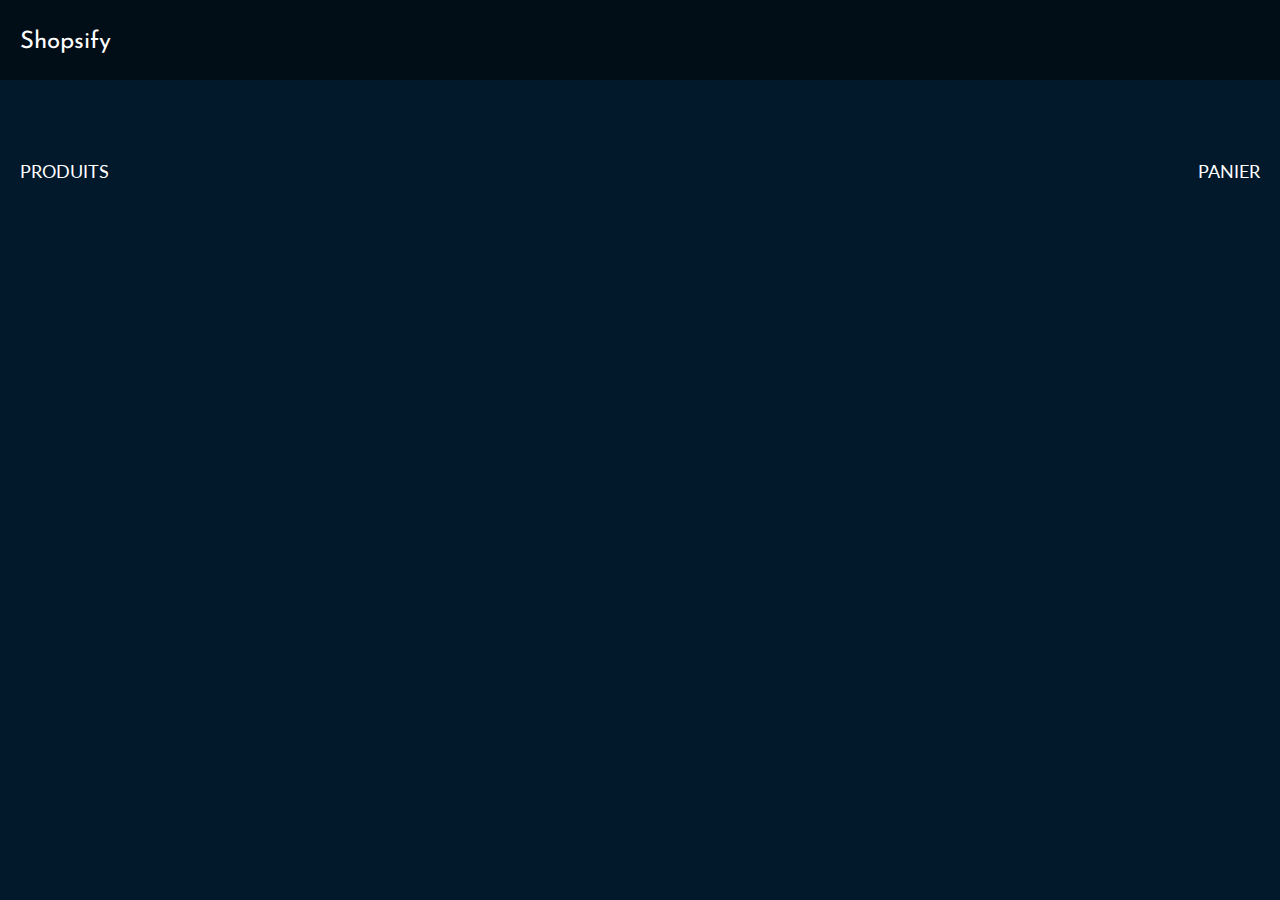
<file: front/index.html>
<!DOCTYPE html>
<html>

<head>
    <title>Liste des produits - Shopsify</title>
    <link rel="stylesheet" href="./style/reset.css">
    <link rel="stylesheet" href="./style/ariane.css">
    <link rel="stylesheet" href="index.css">
</head>
<header>
    <nav>
        <div>
            <h1>Shopsify</h1>
        </div>
        <ul id="nav-header">
        </ul>
    </nav>
</header>

<body>
    <div class="ariane">
        <div>
            <a href="index.html">PRODUITS</a> <span>
        </div>
        <a href="panier.html">Panier</a>
    </div>
    <section id="product-list">
    </section>
</body>

</html>

<script src="script.js">
</script>
</file>
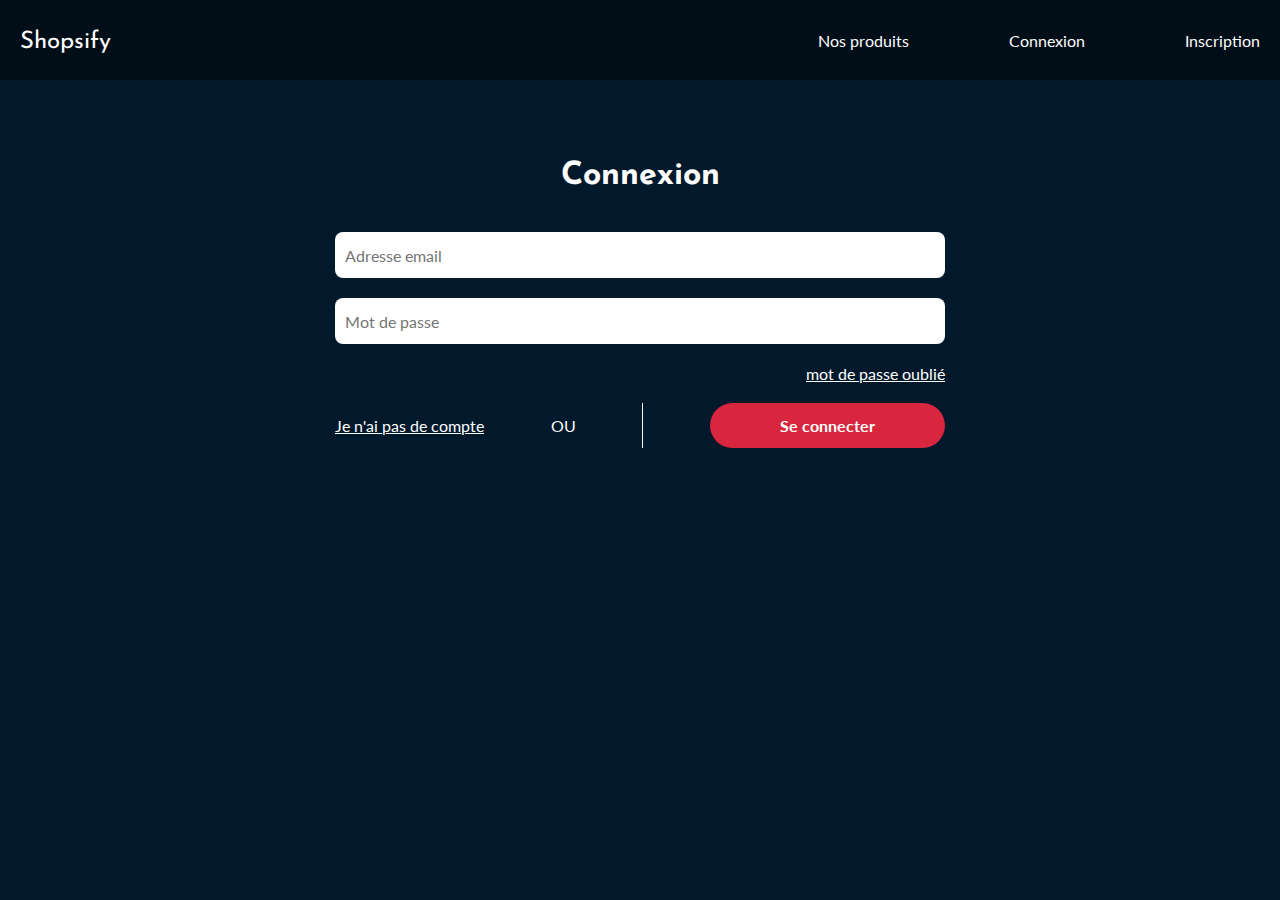
<file: front/login.html>
<!DOCTYPE html>
<html>

<head>
    <title>Liste des produits - Shopsify</title>
    <link rel="stylesheet" href="./style/reset.css">
    <link rel="stylesheet" href="./style/ariane.css">
    <link rel="stylesheet" href="index.css">
</head>
<header>
    <nav>
        <div>
            <h1>Shopsify</h1>
        </div>
        <ul>
            <li><a href="index.html">Nos produits</a></li>
            <li><a href="login.html">Connexion</a></li>
            <li><a href="register.html">Inscription</a></li>
        </ul>
    </nav>
</header>


<body>
    <section id="login">
        <div>
            <h1>Connexion</h1>
            <form id="loginUser">
                <input type="email" placeholder="Adresse email" />
                <input type="password" placeholder="Mot de passe" />
                <a>
                    mot de passe oublié
                </a>
                <div class="actions">
                    <a href="register.html">Je n'ai pas de compte</a>
                    <p>OU</p>
                    <span></span>
                    <button type="submit">Se connecter</button>
                </div>
            </form>
        </div>
    </section>
</body>

</html>

<script>
    // submit form 
    const form = document.getElementById('loginUser');
    // get PHPSESSID from cookie
    // const cookie = document.cookie;
    // const cookieArray = cookie.split(';');
    // const PHPSESSID = cookieArray[0].split('=')[1];
    const asyncLocalStorage = {
        setItem: function (key, value) {
            return Promise.resolve().then(function () {
                localStorage.setItem(key, value);
            });
        },
        getItem: function (key) {
            return Promise.resolve().then(function () {
                return localStorage.getItem(key);
            });
        }
    };
    form.addEventListener('submit', (e) => {
        e.preventDefault();
        const email = form.children[0].value;
        const password = form.children[1].value;
        const data = {
            email,
            password
        }
        fetch('http://localhost:8100/user/login', {
            method: 'POST',
            mode: 'cors',
            body: JSON.stringify(data)
        })
            .then(res => res.json())
            .then(res => {
                console.log(res);
                if (res.status === 200) {
                    asyncLocalStorage.setItem('devops-token', res.data.session_id).then(function () {
                        return asyncLocalStorage.getItem('devops-token');
                    }).then(function (value) {
                        console.log('Value has been set to:', value);
                        window.location.href = 'index.html';
                    });
                }
            })
            .catch(err => console.log(err));
    })
</script>
</file>
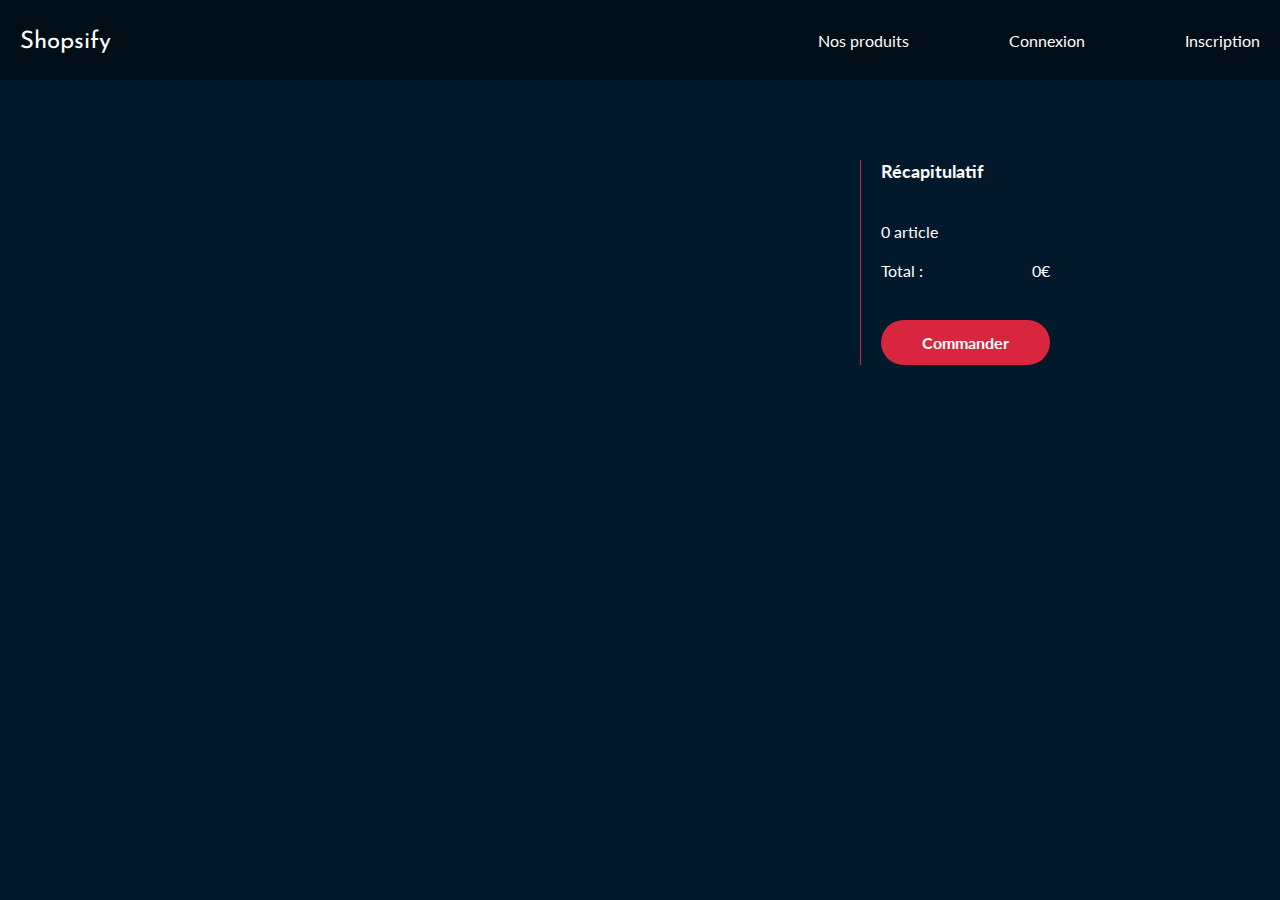
<file: front/panier.html>
<!DOCTYPE html>
<html>

<head>
    <title>Panier - Shopsify</title>
    <link rel="stylesheet" href="./style/reset.css">
    <link rel="stylesheet" href="./style/panier.css">
</head>
<header>
    <nav>
        <div>
            <h1>Shopsify</h1>
        </div>
        <ul>
            <li><a href="index.html">Nos produits</a></li>
            <li><a href="login.html">Connexion</a></li>
            <li><a href="register.html">Inscription</a></li>
        </ul>
    </nav>
</header>


<body>
    <section class="panier">
        <section class="panier-content">

        </section>
        <section class="panier-recap">
            <div>
                <h1>Récapitulatif</h1>
                <p>0 article</p>
                <div>
                    <p>Total :</p>
                    <p>0€</p>
                </div>
                <button>Commander</button>
            </div>
        </section>
    </section>
</body>

</html>

<script>

    const cart = JSON.parse(localStorage.getItem('cart'));
    console.log(cart);

    cart.forEach(element => {

        const item = document.createElement('div');
        item.innerHTML = `
        <div class="item-content">
        <img src="${element.url}"/>
        <div>
            <p>${element.name}</p>
            <p>${element.price}€</p>
            <p>Quantité : 1</p>
        </div>
        <button class="text">supprimer l'article</button>
        </div>
        `;
        document.querySelector('.panier-content').appendChild(item);
        // add click event on button class text, to remove item from cart
        item.querySelector('.text').addEventListener('click', () => {
            // remove item from cart
            const index = cart.indexOf(element);
            cart.splice(index, 1);
            // update cart in local storage
            localStorage.setItem('cart', JSON.stringify(cart));
            // remove item from DOM
            item.remove();
            const totalPrice = cart.reduce((acc, item) => {
                const price = parseFloat(acc) + parseFloat(item.price);
                return parseFloat(price).toFixed(2);
            }, 0);

            document.querySelector('.panier-recap div div p:last-child').innerHTML = `${totalPrice}€`;
            document.querySelector('.panier-recap div > p').innerHTML = `${cart.length} articles`;
        });

    });

    // in section .panier-recap, add the total price of all items in cart
    const totalPrice = cart.reduce((acc, item) => {
        // format price to 2 decimals
        // make addition of acc and item.price
        const price = parseFloat(acc) + parseFloat(item.price);
        return parseFloat(price).toFixed(2);
    }, 0);

    document.querySelector('.panier-recap div div p:last-child').innerHTML = `${totalPrice}€`;

    // first p in panier-recap div 
    document.querySelector('.panier-recap div > p').innerHTML = `${cart.length} ${cart.length < 2 ? "article" : "articles" }`;

    // click event on button in panier-recap -> remove localStorage cart
    document.querySelector('.panier-recap button').addEventListener('click', () => {
        localStorage.removeItem('cart');
        window.location.href = 'index.html';
    });


    let token = localStorage.getItem("devops-token");
    fetch("http://localhost:8100/user/getinfo", {
        method: 'POST',
        mode: 'cors',
        body: JSON.stringify({session_id: token})
    })
    .then(response => response.json())
    .then(data => {
        let user = data["data"]
        console.log(user.user_data)
        if(user === "Not logged") {
            const nav_header = document.getElementById("nav-header");
            const nav_li1 = document.createElement("li");
            const nav_li2 = document.createElement("li");
            const nav_li3 = document.createElement("li");
            const nav_a1 = document.createElement("a");
            const nav_a2 = document.createElement("a");
            const nav_a3 = document.createElement("a");
            nav_a1.href = "index.html";
            nav_a1.innerText = "Nos produits";
            nav_a2.href = "login.html";
            nav_a2.innerText = "Connexion";
            nav_a3.href = "register.html";
            nav_a3.innerText = "Inscription";
            nav_li1.appendChild(nav_a1);
            nav_li2.appendChild(nav_a2);
            nav_li3.appendChild(nav_a3);
            nav_header.appendChild(nav_li1);
            nav_header.appendChild(nav_li2);
            nav_header.appendChild(nav_li3);
        } else if(user.user_data) {
            const nav_header = document.getElementById("nav-header");
            const nav_li1 = document.createElement("li");
            const nav_li2 = document.createElement("li");
            const nav_li3 = document.createElement("li");
            const nav_a1 = document.createElement("a");
            const nav_a2 = document.createElement("a");
            const nav_a3 = document.createElement("a");
            nav_a1.href = "index.html";
            nav_a1.innerText = "Nos produits";
            nav_a2.href = "profile.html";
            nav_a2.innerText = "Profil";
            nav_a3.innerText = "Deconnexion";
            nav_a3.id = "logout";
            nav_li1.appendChild(nav_a1);
            nav_li2.appendChild(nav_a2);
            nav_li3.appendChild(nav_a3);
            nav_header.appendChild(nav_li1);
            nav_header.appendChild(nav_li2);
            nav_header.appendChild(nav_li3);
            nav_a3.addEventListener("click", () => {
                // remove the token from the local storage
                localStorage.removeItem("devops-token");
                // redirect to the index page
                window.location.href = "index.html";
            });
        }
    })

    document.getElementById("logout").addEventListener("click", function() {
    // remove the token from the local storage
    localStorage.removeItem("devops-token");
    // redirect to the index page
    window.location.href = "index.html";

});


</script>
</file>
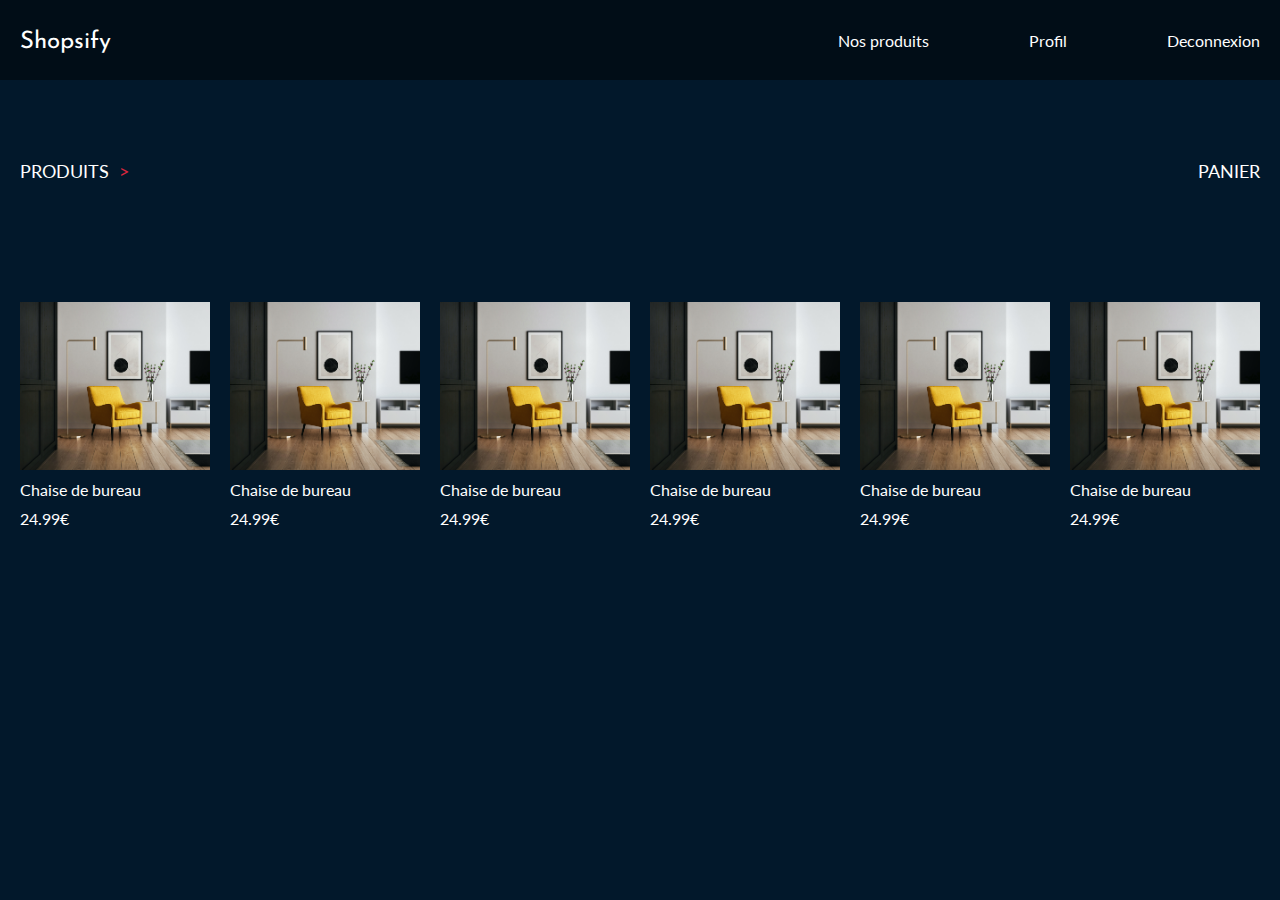
<file: front/product.html>
<!DOCTYPE html>
<html>

<head>
    <title>Produit - Shopsify</title>
    <link rel="stylesheet" href="./style/reset.css">
    <link rel="stylesheet" href="index.css">
    <link rel="stylesheet" href="./style/ariane.css">
</head>
<header>
    <nav>
        <div>
            <h1>Shopsify</h1>
        </div>
        <ul>
            <li><a href="index.html">Nos produits</a></li>
            <li><a href="profile.html">Profil</a></li>
            <li><a>Deconnexion</a></li>
        </ul>
    </nav>
</header>


<body>
    <div class="ariane ariane--small">
        <div id="ariane-product">
            <a href="index.html">PRODUITS</a> <span>></span>
        </div>
        <a href="panier.html">Panier</a>
    </div>
    <section id="product-item">

    </section>
    <section class="small-product-list">
        <a href="product.html ">
            <div>
                <img src="./assets/img/product.jpg" alt="product" />
                <p>Chaise de bureau</p>
                <p>24.99€</p>
            </div>
        </a>
        <a href="product.html ">
            <div>
                <img src="./assets/img/product.jpg" alt="product" />
                <p>Chaise de bureau</p>
                <p>24.99€</p>
            </div>
        </a>
        <a href="product.html ">
            <div>
                <img src="./assets/img/product.jpg" alt="product" />
                <p>Chaise de bureau</p>
                <p>24.99€</p>
            </div>
        </a>
        <a href="product.html ">
            <div>
                <img src="./assets/img/product.jpg" alt="product" />
                <p>Chaise de bureau</p>
                <p>24.99€</p>
            </div>
        </a>
        <a href="product.html ">
            <div>
                <img src="./assets/img/product.jpg" alt="product" />
                <p>Chaise de bureau</p>
                <p>24.99€</p>
            </div>
        </a>
        <a href="product.html ">
            <div>
                <img src="./assets/img/product.jpg" alt="product" />
                <p>Chaise de bureau</p>
                <p>24.99€</p>
            </div>
        </a>
    </section>
</body>

</html>


<script>

    const urlParams = new URLSearchParams(window.location.search);
    const id = urlParams.get('id');

    fetch(`http://localhost:8100/Product/get/${id}`)
        .then(response => response.json())
        .then(data => {
            let items = data["data"]
            const myItem = items[0]

            const productItem = document.getElementById('product-item')

            const ariane = document.querySelector('.ariane')
            const divAriane = ariane.children[0]
            const aAriane = document.createElement('a')
            aAriane.textContent = myItem.category_name
            aAriane.setAttribute('href', 'index.html')
            divAriane.appendChild(aAriane)
            const spanAriane = document.createElement('span')
            spanAriane.textContent = '>'
            divAriane.appendChild(spanAriane)
            const aAriane2 = document.createElement('a')
            aAriane2.textContent = myItem.name
            divAriane.appendChild(aAriane2)


            const img = document.createElement('img')
            img.setAttribute('src', myItem.url)
            img.setAttribute('alt', myItem.name)
            productItem.appendChild(img)

            const div = document.createElement('div')
            productItem.appendChild(div)

            const div2 = document.createElement('div')
            div2.setAttribute('class', 'product-head')
            div.appendChild(div2)

            const h1 = document.createElement('h1')
            h1.textContent = myItem.name
            div2.appendChild(h1)

            const h2 = document.createElement('h2')
            h2.textContent = 'Lorem Ipsum is simply dummy text of the printing and typesetting industry. Lorem Ipsum has been the industry\'s standard dummy text ever since the 1500s, when an unknown printer took a galley of type and scrambled it to make a type specimen book. It has survived not only five centuries, but also the leap into electronic typesetting, remaining essentially unchanged. It was popularised in the 1960s with the release of Letraset sheets containing Lorem Ipsum passages, and more recently with desktop publishing software like Aldus PageMaker including versions of Lorem Ipsum.'
            div2.appendChild(h2)

            const div3 = document.createElement('div')
            div.appendChild(div3)

            const h3 = document.createElement('h3')
            h3.textContent = 'Choisir une autre couleur'
            div3.appendChild(h3)

            const div4 = document.createElement('div')
            div4.setAttribute('class', 'color-list')
            div3.appendChild(div4)

            const span1 = document.createElement('span')
            span1.setAttribute('class', '--white')
            div4.appendChild(span1)

            const span2 = document.createElement('span')
            span2.setAttribute('class', '--red')
            div4.appendChild(span2)

            const span3 = document.createElement('span')
            span3.setAttribute('class', '--yellow')
            div4.appendChild(span3)

            const span4 = document.createElement('span')
            span4.setAttribute('class', '--green')
            div4.appendChild(span4)

            const div5 = document.createElement('div')
            div5.setAttribute('class', 'product-submit')
            div.appendChild(div5)

            const button = document.createElement('button')
            button.textContent = 'Ajouter au panier'
            div5.appendChild(button)

            button.addEventListener('click', () => {
                const cart = JSON.parse(localStorage.getItem('cart'))
                if (!cart) {
                    const newCart = []
                    newCart.push(myItem)
                    localStorage.setItem('cart', JSON.stringify(newCart))
                } else {
                    cart.push(myItem)
                    localStorage.setItem('cart', JSON.stringify(cart))
                }
            })

            const div6 = document.createElement('div')
            div5.appendChild(div6)

            const p = document.createElement('p')
            p.textContent = myItem.price + '€'
            div6.appendChild(p)

            const span = document.createElement('span')

            span.textContent = '- dont 1 centime d\'éco participation'
            p.appendChild(span)
        })


    let token = localStorage.getItem("devops-token");
    fetch("http://localhost:8100/user/getinfo", {
        method: 'POST',
        mode: 'cors',
        body: JSON.stringify({ session_id: token })
    })
        .then(response => response.json())
        .then(data => {
            let user = data["data"]
            if (user === "Not logged") {
                console.log("ici")
                const nav_header = document.getElementById("nav-header");
                const nav_li1 = document.createElement("li");
                const nav_li2 = document.createElement("li");
                const nav_li3 = document.createElement("li");
                const nav_a1 = document.createElement("a");
                const nav_a2 = document.createElement("a");
                const nav_a3 = document.createElement("a");
                nav_a1.href = "index.html";
                nav_a1.innerText = "Nos produits";
                nav_a2.href = "login.html";
                nav_a2.innerText = "Connexion";
                nav_a3.href = "register.html";
                nav_a3.innerText = "Inscription";
                nav_li1.appendChild(nav_a1);
                nav_li2.appendChild(nav_a2);
                nav_li3.appendChild(nav_a3);
                nav_header.appendChild(nav_li1);
                nav_header.appendChild(nav_li2);
                nav_header.appendChild(nav_li3);
            } else if (user.user_data) {
                const nav_header = document.getElementById("nav-header");
                const nav_li1 = document.createElement("li");
                const nav_li2 = document.createElement("li");
                const nav_li3 = document.createElement("li");
                const nav_a1 = document.createElement("a");
                const nav_a2 = document.createElement("a");
                const nav_a3 = document.createElement("a");
                nav_a1.href = "index.html";
                nav_a1.innerText = "Nos produits";
                nav_a2.href = "profile.html";
                nav_a2.innerText = "Profil";
                nav_a3.innerText = "Deconnexion";
                nav_a3.id = "logout";
                nav_li1.appendChild(nav_a1);
                nav_li2.appendChild(nav_a2);
                nav_li3.appendChild(nav_a3);
                nav_header.appendChild(nav_li1);
                nav_header.appendChild(nav_li2);
                nav_header.appendChild(nav_li3);
                nav_a3.addEventListener("click", () => {
                    // remove the token from the local storage
                    localStorage.removeItem("devops-token");
                    // redirect to the index page
                    window.location.href = "index.html";
                });
            }
        }
        );
</script>
</file>
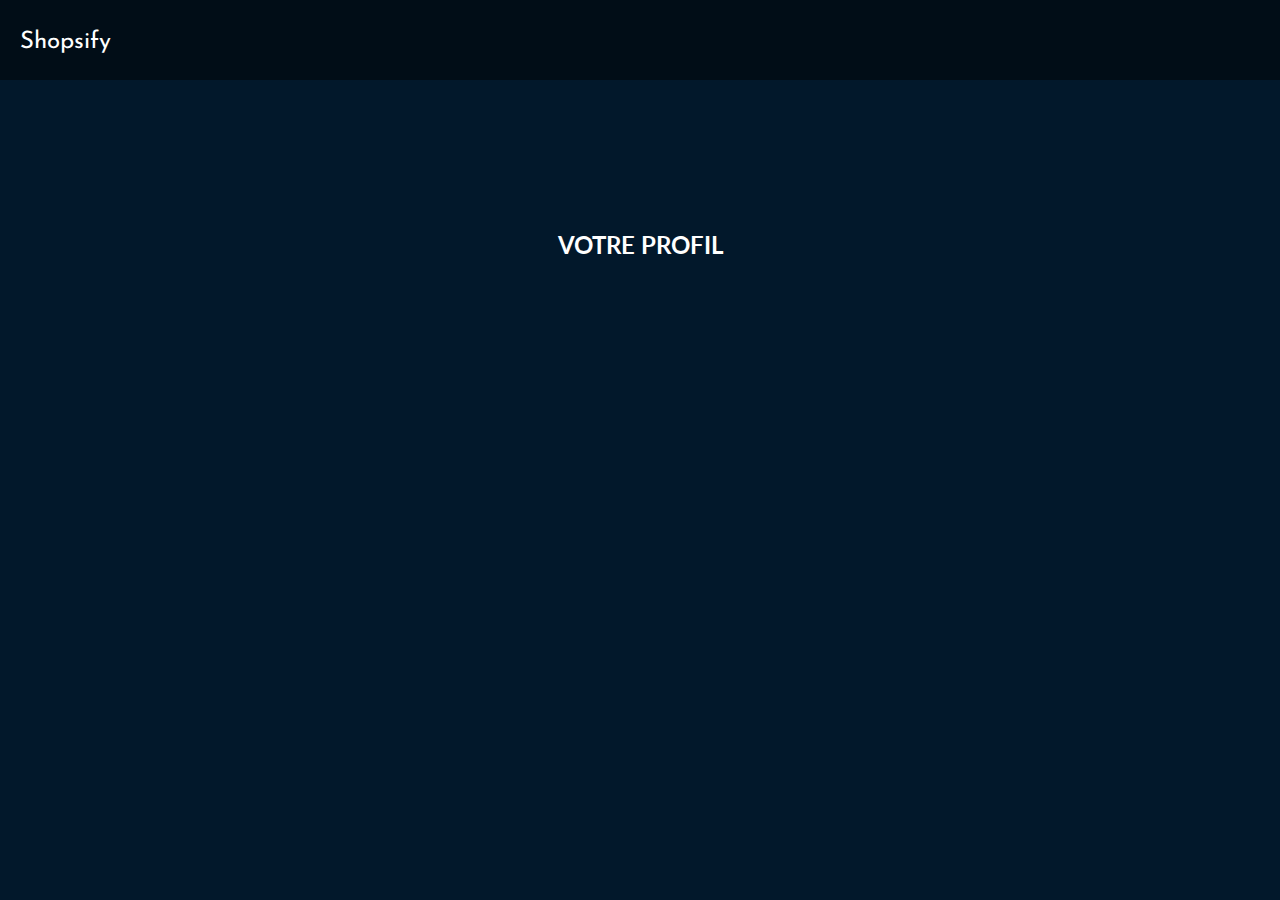
<file: front/profile.html>
<!DOCTYPE html>
<html>

<head>
    <title>Profil - Shopsify</title>
    <link rel="stylesheet" href="./style/reset.css">
    <link rel="stylesheet" href="./style/ariane.css">
    <link rel="stylesheet" href="index.css">
</head>
<header>
    <nav>
        <div>
            <h1>Shopsify</h1>
        </div>
        <ul id="nav-header">
        </ul>
    </nav>
</header>

<body>
    <section id="user-main-info">
        <h2>Votre profil</h2>
        <div id="user-info">

        </div>
    </section>
</body>

</html>

<script>

let token = localStorage.getItem("devops-token");
    fetch("http://localhost:8100/user/getinfo", {
        method: 'POST',
        mode: 'cors',
        body: JSON.stringify({session_id: token})
    })
    .then(response => response.json())
    .then(data => {
        let user = data["data"]
        
        if(user === "Not logged") {
            const nav_header = document.getElementById("nav-header");
            const nav_li1 = document.createElement("li");
            const nav_li2 = document.createElement("li");
            const nav_li3 = document.createElement("li");
            const nav_a1 = document.createElement("a");
            const nav_a2 = document.createElement("a");
            const nav_a3 = document.createElement("a");
            nav_a1.href = "index.html";
            nav_a1.innerText = "Nos produits";
            nav_a2.href = "login.html";
            nav_a2.innerText = "Connexion";
            nav_a3.href = "register.html";
            nav_a3.innerText = "Inscription";
            nav_li1.appendChild(nav_a1);
            nav_li2.appendChild(nav_a2);
            nav_li3.appendChild(nav_a3);
            nav_header.appendChild(nav_li1);
            nav_header.appendChild(nav_li2);
            nav_header.appendChild(nav_li3);
        } else if(user.user_data) {
            const nav_header = document.getElementById("nav-header");
            const nav_li1 = document.createElement("li");
            const nav_li2 = document.createElement("li");
            const nav_li3 = document.createElement("li");
            const nav_a1 = document.createElement("a");
            const nav_a2 = document.createElement("a");
            const nav_a3 = document.createElement("a");
            nav_a1.href = "index.html";
            nav_a1.innerText = "Nos produits";
            nav_a2.href = "profile.html";
            nav_a2.innerText = "Profil";
            nav_a3.innerText = "Deconnexion";
            nav_a3.id = "logout";
            nav_li1.appendChild(nav_a1);
            nav_li2.appendChild(nav_a2);
            nav_li3.appendChild(nav_a3);
            nav_header.appendChild(nav_li1);
            nav_header.appendChild(nav_li2);
            nav_header.appendChild(nav_li3);
            nav_a3.addEventListener("click", () => {
                // remove the token from the local storage
                localStorage.removeItem("devops-token");
                // redirect to the index page
                window.location.href = "index.html";
            });

           const user_info = document.getElementById("user-info");
           console.log("119",user.user_data);

           // for each keys in user.user_data create a div with the key and the value
              for (const [key, value] of Object.entries(user.user_data)) {
                const div = document.createElement("div");
                const h2 = document.createElement("p");
                const p = document.createElement("p");
                h2.innerText = key + " : ";
                p.innerText = value;
                div.appendChild(h2);
                div.appendChild(p);
                user_info.appendChild(div);
              }

           
        }
    }
    )

    document.getElementById("logout").addEventListener("click", function() {
    // remove the token from the local storage
    localStorage.removeItem("devops-token");
    // redirect to the index page
    window.location.href = "index.html";

});
</script>
</file>
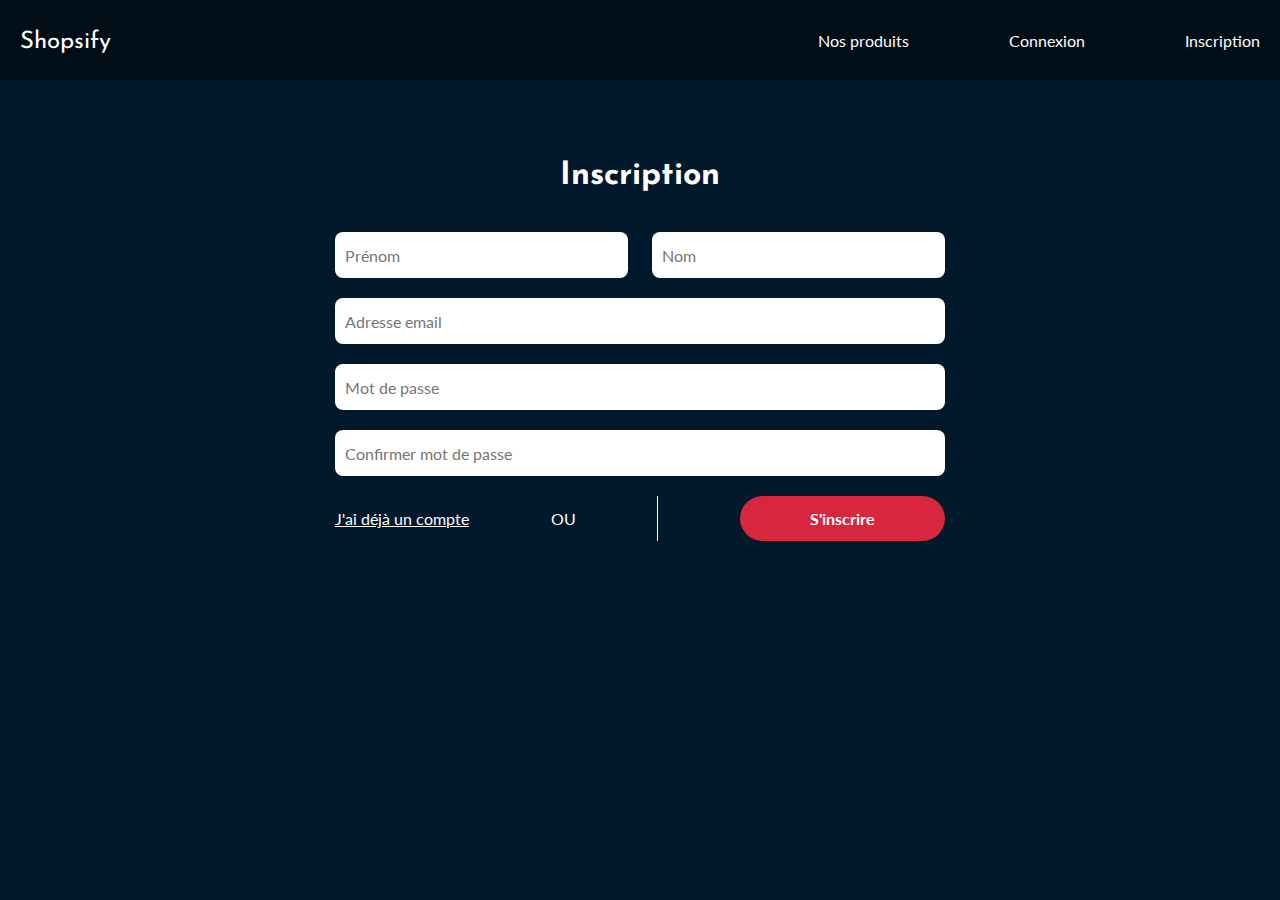
<file: front/register.html>
<!DOCTYPE html>
<html>

<head>
    <title>Liste des produits - Shopsify</title>
    <link rel="stylesheet" href="./style/reset.css">
    <link rel="stylesheet" href="./style/ariane.css">
    <link rel="stylesheet" href="index.css">
    <header>
        <nav>
            <div>
                <h1>Shopsify</h1>
            </div>
            <ul>
                <li><a href="index.html">Nos produits</a></li>
                <li><a href="login.html">Connexion</a></li>
                <li><a href="register.html">Inscription</a></li>
            </ul>
        </nav>
    </header>

<body>
    <section id="login">
        <div>
            <h1>Inscription</h1>
            <form id="registerUser">
                <div class="form-name">
                    <input name="first_name" placeholder="Prénom" />
                    <input name="last_name" placeholder="Nom" />
                </div>
                <input name="email" type="email" placeholder="Adresse email" />
                <input name="password" type="password" placeholder="Mot de passe" />
                <input type="password" placeholder="Confirmer mot de passe" />

                <div class="actions">
                    <a>J'ai déjà un compte</a>
                    <p>OU</p>
                    <span></span>
                    <button type="submit">S'inscrire</button>
                </div>
            </form>
        </div>
    </section>
</body>

</html>

<script>
        const form = document.getElementById('registerUser');
        form.addEventListener('submit', (e) => {
        e.preventDefault();
        const first_name = form.children[0].children[0].value;
        const last_name = form.children[0].children[1].value;
        const email = form.children[1].value;
        const password = form.children[2].value;
        const data = {
            first_name,
            last_name,
            email,
            password,
        }
        fetch('http://localhost:8100/user/create', {
            method: 'POST',
            mode: 'cors',
            body: JSON.stringify(data)
        })
            .then(res => res.json())
            .then(res => {
                console.log(res);
                if (res.status === 200) {
                    window.location.href = 'login.html';
                }
            })
            .catch(err => console.log(err));
    })

</script>
</file>
<file: front/style/ariane.css>
.ariane {
    display: flex;
    justify-content: space-between;
    max-width: 1240px;
    margin: 80px auto 40px auto;
}

.ariane > div{
    width: 100%;
    display: flex;
    gap: 10px;
}

.ariane a {
    font-size: 18px;
    text-transform: uppercase;
}

.ariane a:hover {
    text-decoration: underline;
    cursor: pointer;
    transition: 200ms;
}

.ariane span {
    color: #D7263D;
    font-size: 18px;
}

.ariane--small {

}
</file>
<file: front/index.css>
body > #product-list {
    width: 100%;
    max-width: 1240px;
    margin: 0 auto 160px auto;
    display: grid;
    grid-template-columns: repeat(12, 1fr);
    grid-gap: 20px;
    row-gap: 60px;
}

body > #product-list a {
    grid-column: span 3;
}

body > #product-list a > div{
    display: flex;
    flex-direction: column;
    gap: 15px;
}

body > #product-list div img {
    width: 100%;
    aspect-ratio: 1/1;
    object-fit: cover;
}

body > #product-list div p {
    font-size: 18px;
    text-transform: uppercase;
}

header{
    height: 80px;
    background-color: #010D17;
}

header nav {
    display:flex;
    justify-content: space-between;
    align-items: center;
    max-width: 1240px;
    margin: 0 auto;
    height: 100%;
}

header nav > div {
    display: flex;
    align-items: center;
    gap: 15px;
}

header nav > div img {
    width: 50px;
    height: 50px;
    background-color: #fff;
    border-radius: 100%;   
}

header nav > div h1 {
    font-family: 'Josefin Sans', sans-serif;
    margin-top: 3px;
    font-size: 1.5rem;
    font-weight: 400;
}

header nav ul {
    display: flex;
    list-style: none;
    gap: 100px;
}

header nav ul li a {
    text-decoration: none;
    color: #fff;
}


#product-item {
    width: 100%;
    max-width: 1240px;
    margin: 0 auto;
    display: grid;
    grid-template-columns: repeat(12, 1fr);
    grid-gap: 20px;
}

#product-item > img {
    grid-column: span 5;
    width: 100%;
    aspect-ratio: 1 / 0.8;
    object-fit: cover;
}

#product-item > div {
    grid-column: span 7;
    display: flex;
    flex-direction: column;
    justify-content: space-between;
}

button {
    background-color: #D7263D;
    font-weight: 700;
    padding: 13px 70px;
    border-radius: 1000px;
    border: none;
    cursor: pointer;
}

#product-item h1 {
    font-size: 1.5rem;
    font-weight: 700;
    text-transform: uppercase;
}

#product-item h2 {
    font-size: 1rem;
    font-weight: 400;
    font-size: 1rem;
    line-height: 150%;
}

#product-item h3 {
    font-weight: 700;
    font-size: 1rem;
}

.product-head {
    display: flex;
    flex-direction: column;
    gap: 20px;
}

.color-list {
    display:flex;
    gap: 20px;
    margin-top: 20px;
}

.color-list span {
    width: 32px;
    height: 32px;
    border-radius: 100%;
}

.product-submit {
    display: flex;
    align-items: center;
}

.product-submit > div {
    display: flex;
    justify-content: center;
    flex-grow: 1;
}

.product-submit p {
    text-align: center;
}

.product-submit span {
    color: #C0C0C0;
}


.--red{
    background-color: #D7263D;
}

.--white{
    background-color: #FFF;
}

.--green{
    background-color: #00FF00;
}

.--yellow{
    background-color: #FFFF00;
}

.small-product-list {
    width: 100%;
    max-width: 1240px;
    margin: 0 auto;
    display: grid;
    grid-template-columns: repeat(12, 1fr);
    grid-gap: 20px;
    row-gap: 40px;
    margin-top: 80px;
    margin-bottom: 80px;
}

.small-product-list a {
    grid-column: span 2;
}

.small-product-list a > div{
    display: flex;
    flex-direction: column;
    gap: 10px;
}

input {
    padding-left: 10px;
    height: 46px;
    border-radius: 8px;
    border: none;
}

#login {
    width: 100%;
    max-width: 1240px;
    margin: 0 auto;
    display: grid;
    grid-template-columns: repeat(12, 1fr);
    grid-gap: 20px;
    row-gap: 40px;
    margin-top: 80px;
    margin-bottom: 80px;
}

#login h1 {
    text-align: center;
    font-family: 'Josefin Sans', sans-serif;
    font-size: 2rem;
    margin-bottom: 20px;
}

#login > div {
    grid-column: 4 / span 6;
    display: flex;
    flex-direction: column;
    gap: 20px;
}

#login form {
    display: flex;
    flex-direction: column;
    gap: 20px;
}

#login form a {
   text-align: right;
   text-decoration: underline;
}

#login .actions{
    display: flex;
    justify-content: space-between;
    align-items: center;
}

#login span {
    width: 1px;
    background-color: #fff;
    height: 100%;
}

#login .form-name{
    display:flex;
    width: 100%;
    justify-content: space-between;
}

#login .form-name > input {
    width: 48%;
}

input {
    color: #000;
}

#user-main-info{
    margin: 0 auto;
    width: auto;
    margin-top: 150px;
    display: flex;
    flex-direction: column;
    align-items: center;
    gap: 30px;
}

#user-main-info h2 {
    font-size: 1.5rem;
    font-weight: 700;
    text-transform: uppercase;
}

#user-main-info > div {
    display: flex;
    gap: 10px;
    flex-direction: column;
}

#user-info div {
    display: flex;
    gap: 10px;
}

#user-main-info div p:first-child {
    font-weight: 500;
    text-decoration: underline;
    color: white;
}



a{
    cursor: pointer;
}
</file>
<file: front/style/panier.css>
.panier {
    width: 100%;
    max-width: 1240px;
    margin: 80px auto 160px auto;
    display: grid;
    grid-template-columns: repeat(12, 1fr);
    grid-gap: 20px;
    row-gap: 60px;
    
}

.panier > section.panier-content{
    grid-column: 3 / span 6;
}

.panier > section.panier-recap{
    grid-column: span 2;
    border-left: 1px solid #D7263D;
    padding-left: 20px;
    display:relative;
}

.panier > section.panier-recap h1 {
    font-size: 18px;
    font-weight: 700;
    margin-bottom: 40px;
}

.panier > section.panier-recap p {
    margin-bottom: 20px;
}


.panier > section.panier-recap > div {
    position: sticky;
    top: 40px;
}

.panier > section.panier-recap > div div {
    display: flex;
    justify-content: space-between;
    align-items: center;
}

button {
    background-color: #D7263D;
    font-weight: 700;
    padding: 13px 0;
    width: 100%;
    border-radius: 1000px;
    border: none;
    margin-top: 20px;
}

button.text{
    background-color: transparent;
    border: none;
    text-decoration: underline;
    font-weight: 400;
    width: auto;
    margin: 0;
    padding: 0;
    cursor: pointer;
    min-width: max-content;
}

section.panier-content {
    display: flex;
    flex-direction: column;
    gap: 40px;
}

section.panier-content > div {
    display: flex;
    justify-content: space-between;
    align-items: flex-start;
    gap: 20px;
}

section.panier-content div.item-content {
    display:flex;
    gap: 20px;
    align-items: flex-start;
}

section.panier-content  div.item-content > div p:first-child{
    font-weight: 700;
    text-transform: uppercase;
}

section.panier-content div.item-content > div{
    display: flex;
    flex-direction: column;
    gap: 20px;
}

section.panier-content div.item-content img {
    width: 50%;
    aspect-ratio: 1 / 1 ;
    object-fit: cover;
    
}
</file>
